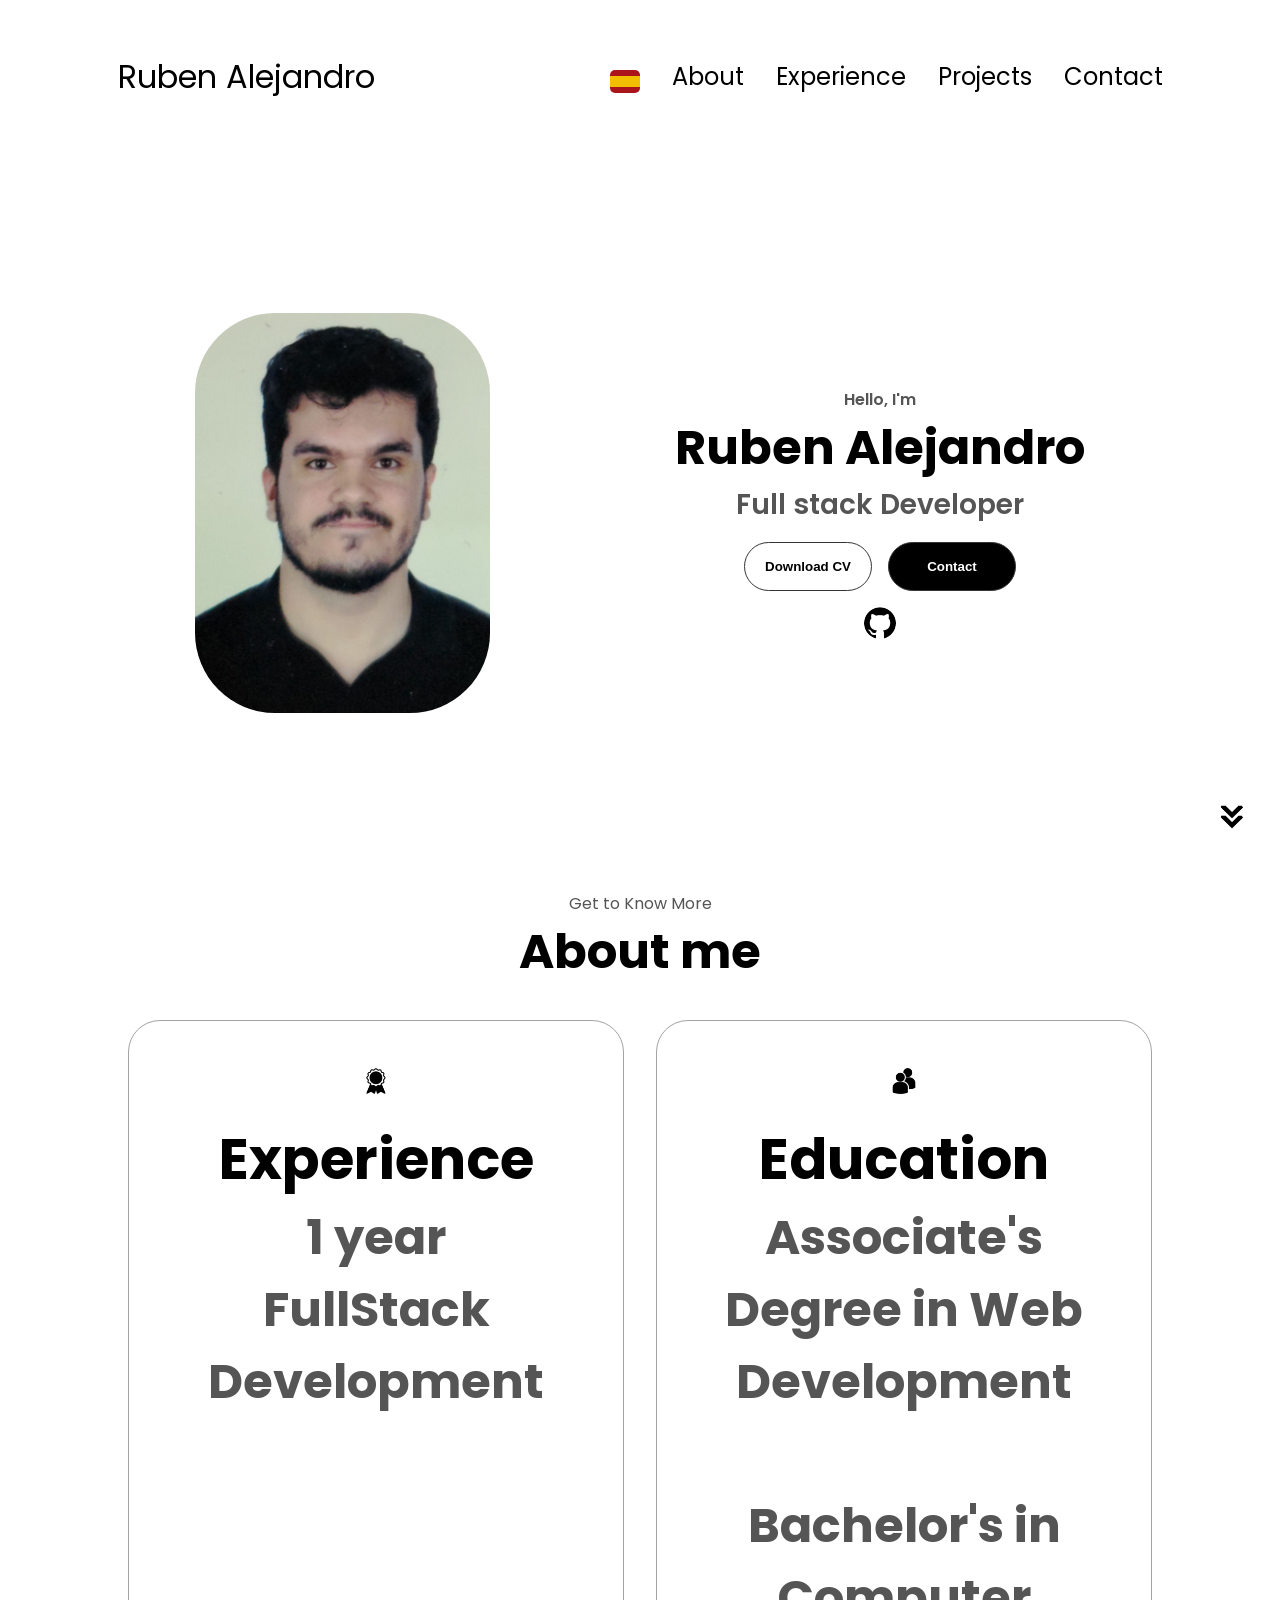
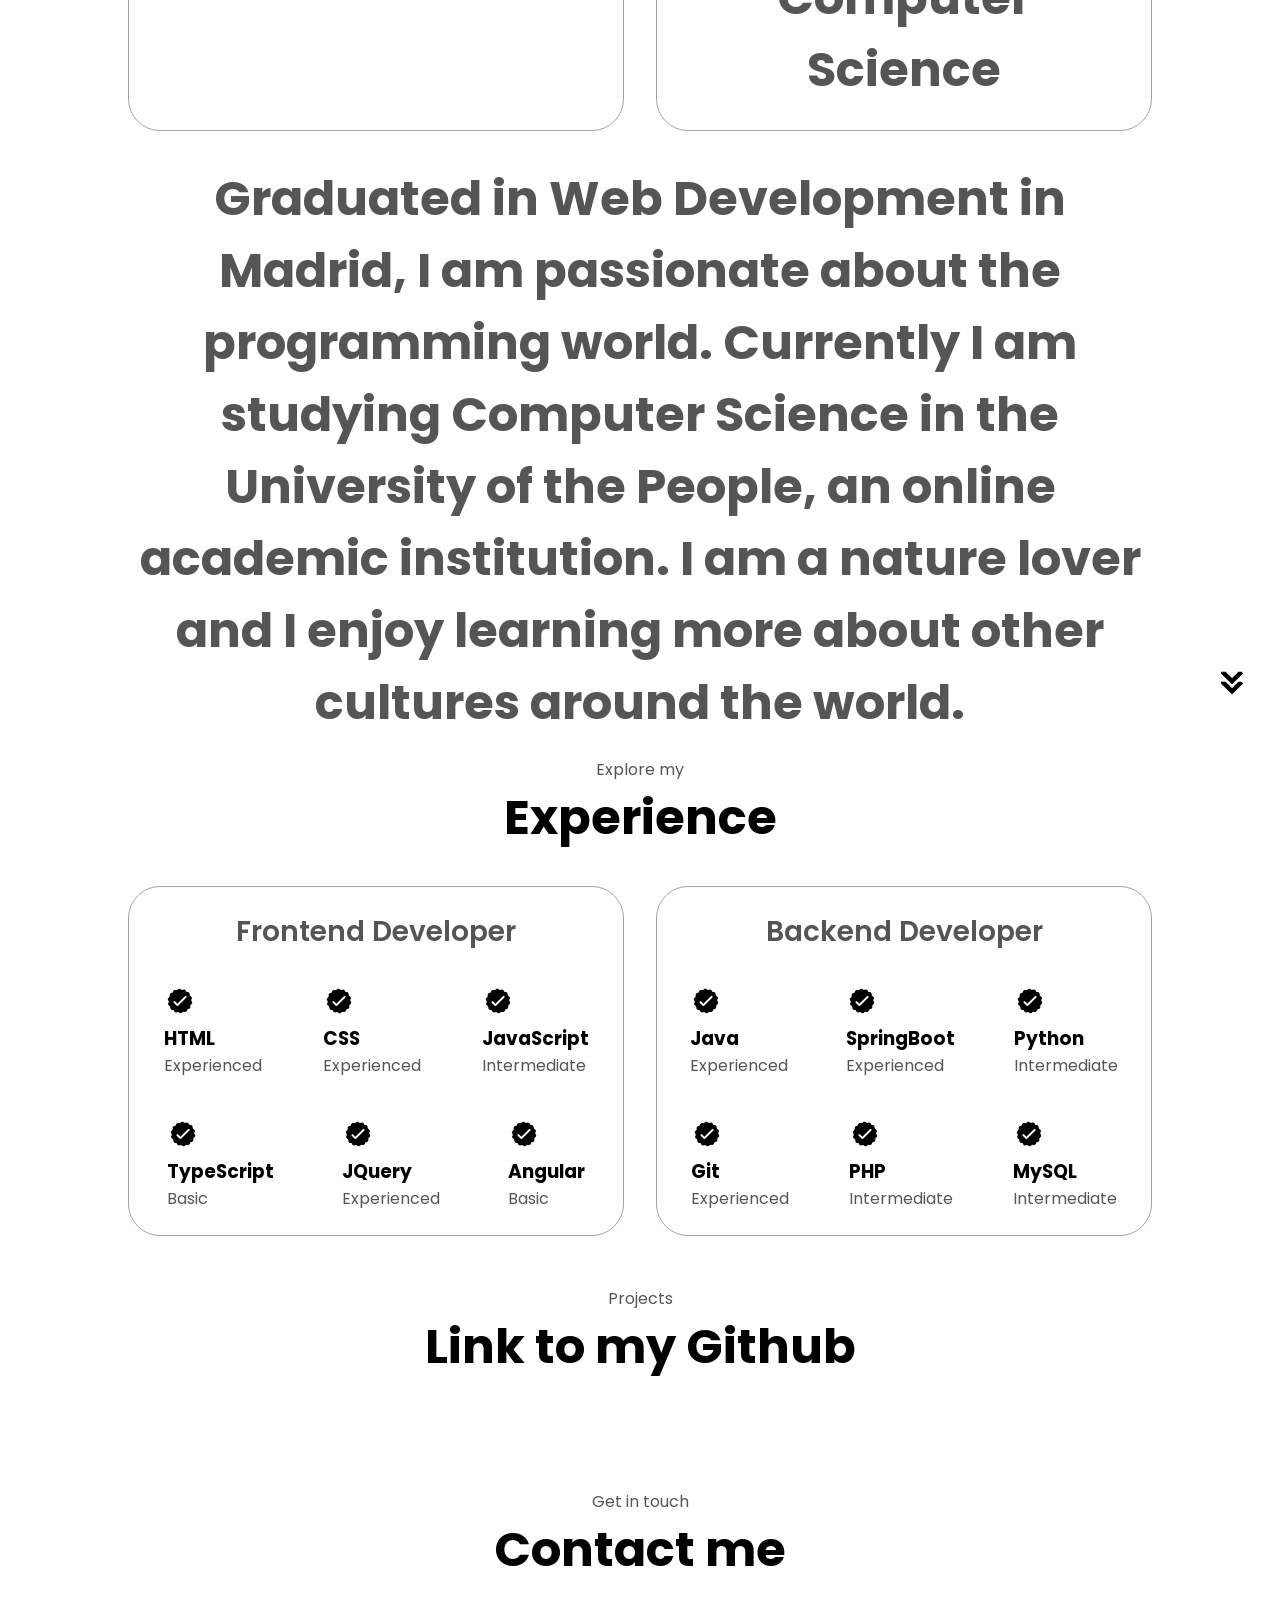
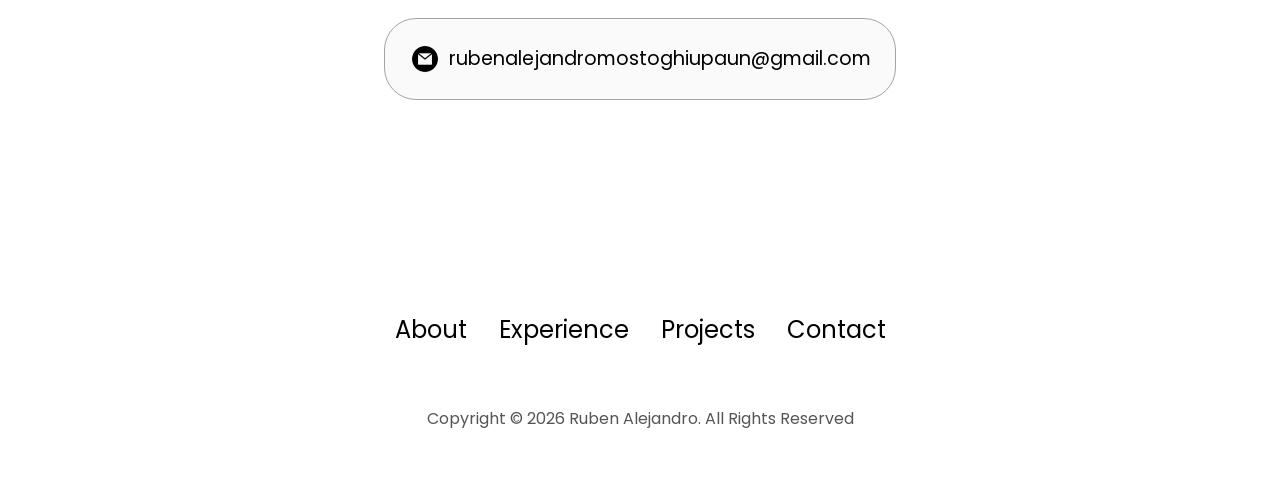
<file: index.html>
<!DOCTYPE html>
<html lang="en">
<head>
    <meta charset="UTF-8">
    <meta name="viewport" content="width=device-width, initial-scale=1.0">
    <title>Ruben Alejandro</title>
    <link rel ="stylesheet" href="style.css">
    <link rel="stylesheet" href="mediaqueries.css">
</head>
<body>
    <nav id ="desktop-nav">
        <div class="logo">Ruben Alejandro</div>
        <div>
            <ul class ="nav-links">
                <li><a href ="indexEs.html">
                    <div class="flag">
                    <span class="red stripe"></span>
                    <span class="yellow stripe"></span>
                    <span class="red stripe"></span>
                    </div>
                </a></li>
                <li><a href ="#about">About</a></li>
                <li><a href ="#experience">Experience</a></li>
                <li><a href ="#projects">Projects</a></li>
                <li><a href ="#contact">Contact</a></li>
            </ul>
        </div>
    </nav>
    <nav id ="hamburguer-nav">
        <div class="logo">Ruben Alejandro</div>
        <div class="hamburguer-menu">
            <div class="hamburguer-icon" onclick ="toggleMenu()">
                <span></span>
                <span></span>
                <span></span>
            </div>
            <div class ="menu-links">
                <li><a href ="#about" onclick ="toggleMenu()">About</a></li>
                <li><a href ="#experience" onclick ="toggleMenu()">Experience</a></li>
                <li><a href ="#projects" onclick ="toggleMenu()">Projects</a></li>
                <li><a href ="#contact" onclick ="toggleMenu()">Contact</a></li>
            </div>
        </div>
    </nav>
    <section id ="profile">
        <div class ="section__pic-container">
            <img src ="./static/myPic1.jpg" alt ="Ruben Alejandro">
        </div>
        <div class ="section__text">
            <p class ="section__text__p1">Hello, I'm</p>
            <h1 class ="title">Ruben Alejandro</h1>
            <p class ="section__text__p2">Full stack Developer</p>
            <div class ="btn-container">
                <button class ="btn btn-color-2" onclick ="window.open('./static/cv_en.pdf')">Download CV</button>
                 <button class ="btn btn-color-1" onclick ="location.href='./#contact'">Contact</button>
            </div>
            <div id ="socials-container">
                <img src ="static/github.png" alt ="My Github profile" class ="icon" onclick="location.href='https://github.com/rubstein'">
            </div>
        </div>
        <img src = "static/arrow.png" alt ="arrow icon" class ="icon arrow" onclick ="location.href = './#about'">
    </section>
    <section id ="about">
        <p class ="section__text__p1">Get to Know More</p>
        <h1 class="title">About me</p>
        <div class ="section-container">
            <div class ="about-details-container">
                <div class ="about-containers">
                    <div class ="details-container">
                        <img src ="static/experience.png" alt ="experience icon" class ="icon">
                        <h3>Experience</h3>
                        <p>1 year <br>FullStack Development</p>
                    </div>
                    <div class ="details-container">
                        <img src ="static/education.png" alt ="education icon" class ="icon">
                        <h3>Education</h3>
                        <p>Associate's Degree in Web Development<br><br>Bachelor's in Computer Science</p>
                    </div>
                </div>
                <div class ="text-container">
                    <p>Graduated in Web Development in Madrid, I am passionate about the programming world. Currently I am studying Computer Science in the University of the People, an online academic institution. I am a nature lover and I enjoy learning more about other cultures around the world.</p>
                </div>
            </div>
        </div>
        <img src = "static/arrow.png" alt ="arrow icon" class ="icon arrow" onclick ="location.href = './#experience'">
    </section>
    <section id ="experience">
        <p class ="section__text__p1">Explore my</p>
        <h1 class ="title">Experience</h1>
        <div class ="experience-details-container">
            <div class ="about-containers">
                <div class ="details-container">
                    <h2 class ="experience-sub-title">Frontend Developer</h2>
                    <div class ="article-container">
                        <article>
                            <img src ="static/checkmark.png" alt ="checkmark icon" class ="icon">
                            <div>
                                <h3>HTML</h3>
                                <p>Experienced</p>
                            </div>
                        </article>
                           <article>
                            <img src ="static/checkmark.png" alt ="checkmark icon" class ="icon">
                            <div>
                                <h3>CSS</h3>
                                <p>Experienced</p>
                            </div>
                        </article>
                           <article>
                            <img src ="static/checkmark.png" alt ="checkmark icon" class ="icon">
                            <div>
                                <h3>JavaScript</h3>
                                <p>Intermediate</p>
                            </div>
                        </article>
                           <article>
                            <img src ="static/checkmark.png" alt ="checkmark icon" class ="icon">
                            <div>
                                <h3>TypeScript</h3>
                                <p>Basic</p>
                            </div>
                        </article>
                        <article>
                            <img src ="static/checkmark.png" alt ="checkmark icon" class ="icon">
                            <div>
                                <h3>JQuery</h3>
                                <p>Experienced</p>
                            </div>
                        </article>
                           <article>
                            <img src ="static/checkmark.png" alt ="checkmark icon" class ="icon">
                            <div>
                                <h3>Angular</h3>
                                <p>Basic</p>
                            </div>
                        </article>
                    </div>
                </div>
                <div class ="details-container">
                    <h2 class ="experience-sub-title">Backend Developer</h2>
                    <div class ="article-container">
                        <article>
                            <img src ="static/checkmark.png" alt ="checkmark icon" class ="icon">
                            <div>
                                <h3>Java</h3>
                                <p>Experienced</p>
                            </div>
                        </article>
                        <article>
                            <img src ="static/checkmark.png" alt ="checkmark icon" class ="icon">
                            <div>
                                <h3>SpringBoot</h3>
                                <p>Experienced</p>
                            </div>
                        </article>
                           <article>
                            <img src ="static/checkmark.png" alt ="checkmark icon" class ="icon">
                            <div>
                                <h3>Python</h3>
                                <p>Intermediate</p>
                            </div>
                        </article>
                           <article>
                            <img src ="static/checkmark.png" alt ="checkmark icon" class ="icon">
                            <div>
                                <h3>Git</h3>
                                <p>Experienced</p>
                            </div>
                        </article>
                           <article>
                            <img src ="static/checkmark.png" alt ="checkmark icon" class ="icon">
                            <div>
                                <h3>PHP</h3>
                                <p>Intermediate</p>
                            </div>
                        </article>
                           <article>
                            <img src ="static/checkmark.png" alt ="checkmark icon" class ="icon">
                            <div>
                                <h3>MySQL</h3>
                                <p>Intermediate</p>
                            </div>
                        </article>
                    </div>
                </div>
            </div>
        </div>
    </section>
    <section id ="projects">
        <p class ="section__text__p1">Projects</p>
        <h1 class="title"><a href ="https://github.com/rubstein">Link to my Github</a></h1>
    </section>
    <section id ="contact">
        <p class ="section__text__p1">Get in touch</p>
        <h1 class="title">Contact me</h1>
        <div class ="contact-info-upper-container">
            <div class ="contact-info-container">
                <img src ="static/email.png" alt ="email icon" class ="icon contact-icon email-icon">
                <p><a href ="mailto:rubenalejandromostoghiupaun@gmail.com">rubenalejandromostoghiupaun@gmail.com</a></p>
            </div>
        </div>
    </section>
    <footer>
        <nav>
            <div class ="nav-links-container">
                <ul class ="nav-links">
                    <li><a href ="#about">About</a></li>
                    <li><a href ="#experience">Experience</a></li>
                    <li><a href ="#projects">Projects</a></li>
                    <li><a href ="#contact">Contact</a></li>
            </ul>
            </div>
        </nav>
        <p>Copyright &#169; 2026 Ruben Alejandro. All Rights Reserved</p>
    </footer>
    <script src ="script.js"></script>
</body>
</html>
</file>
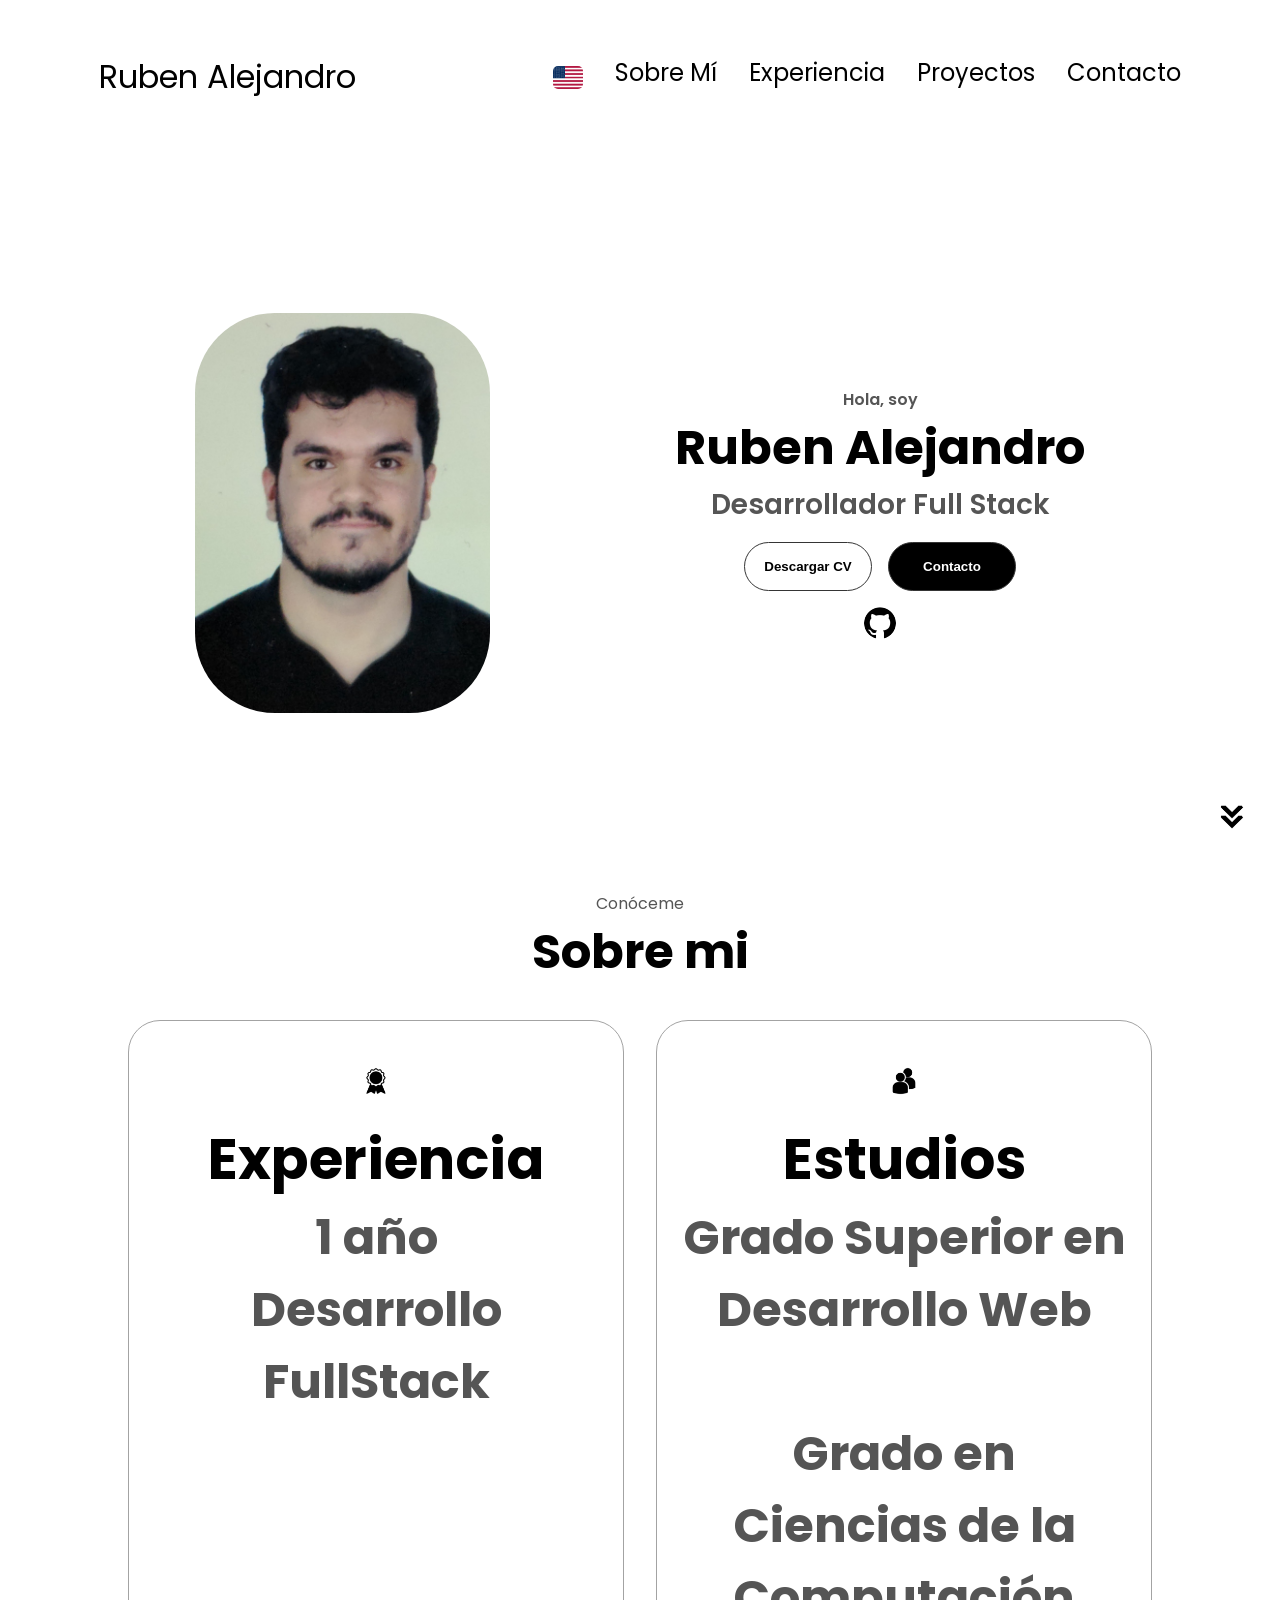
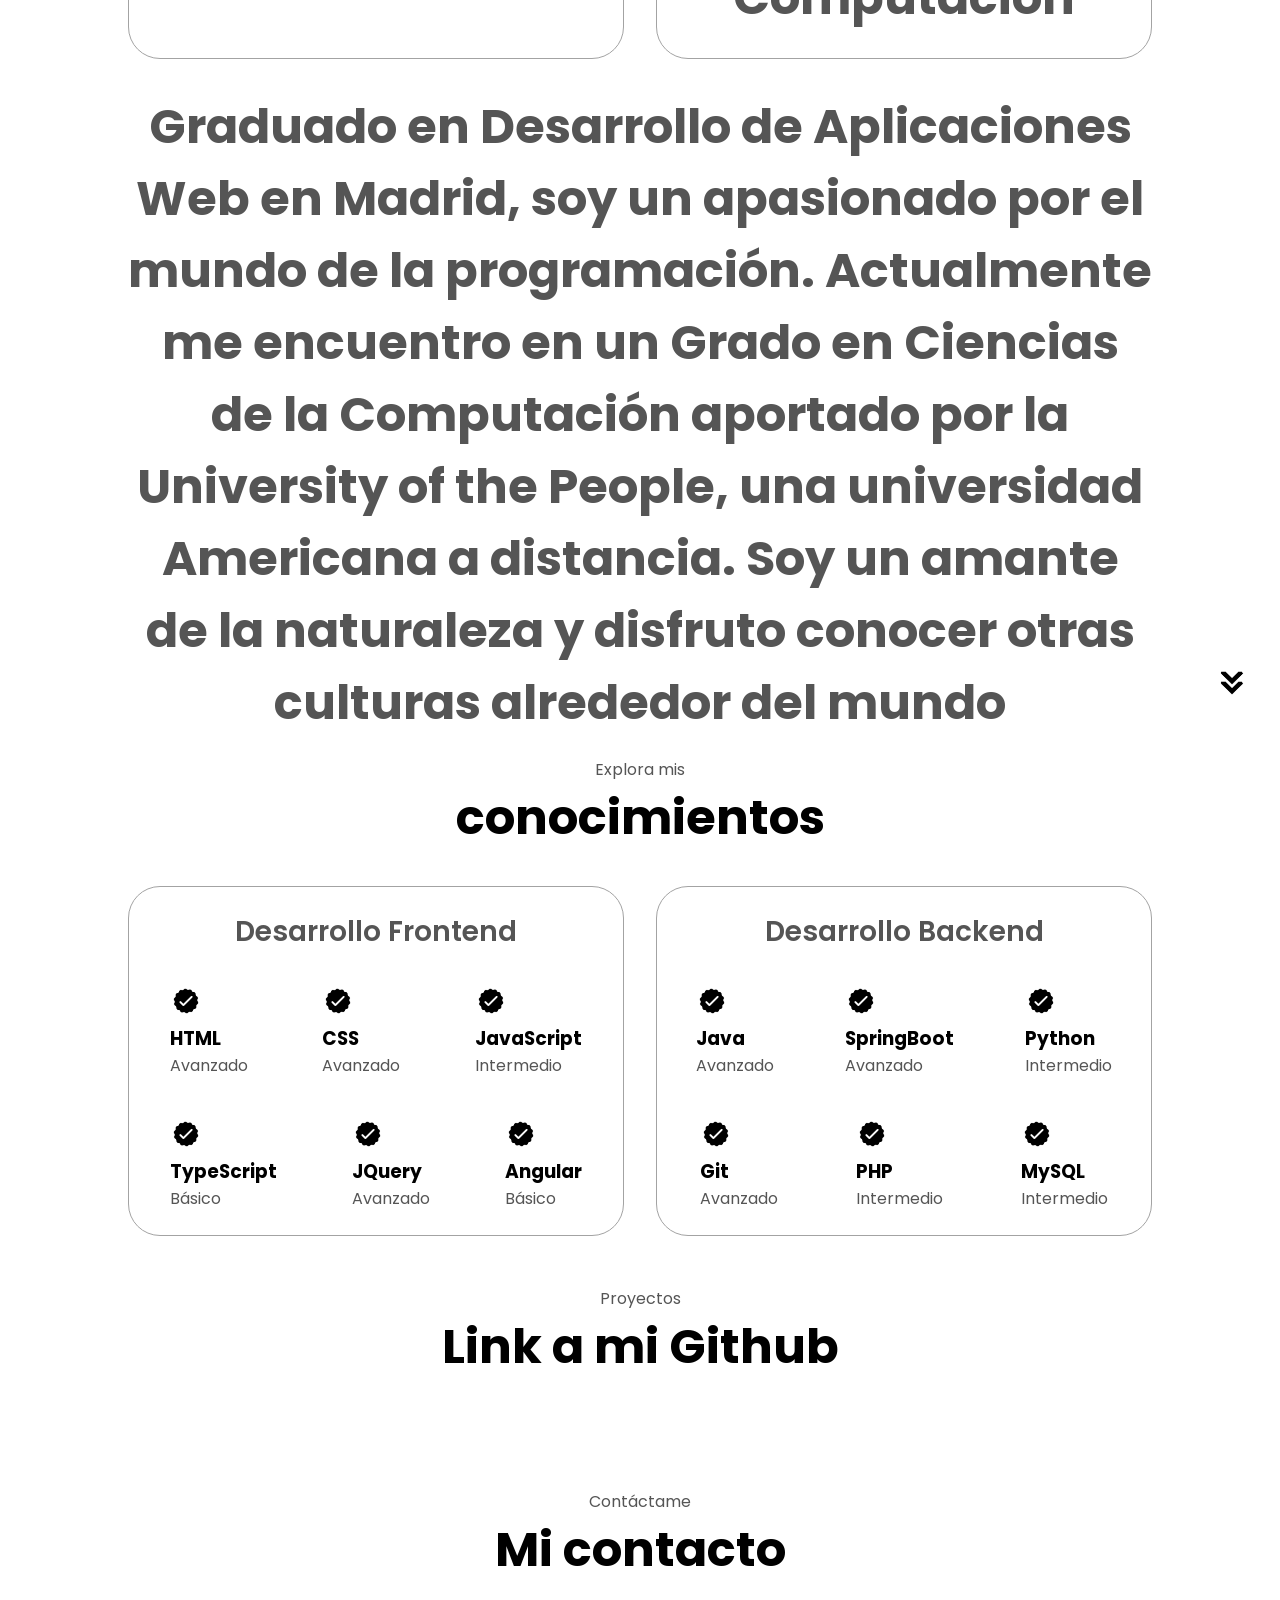
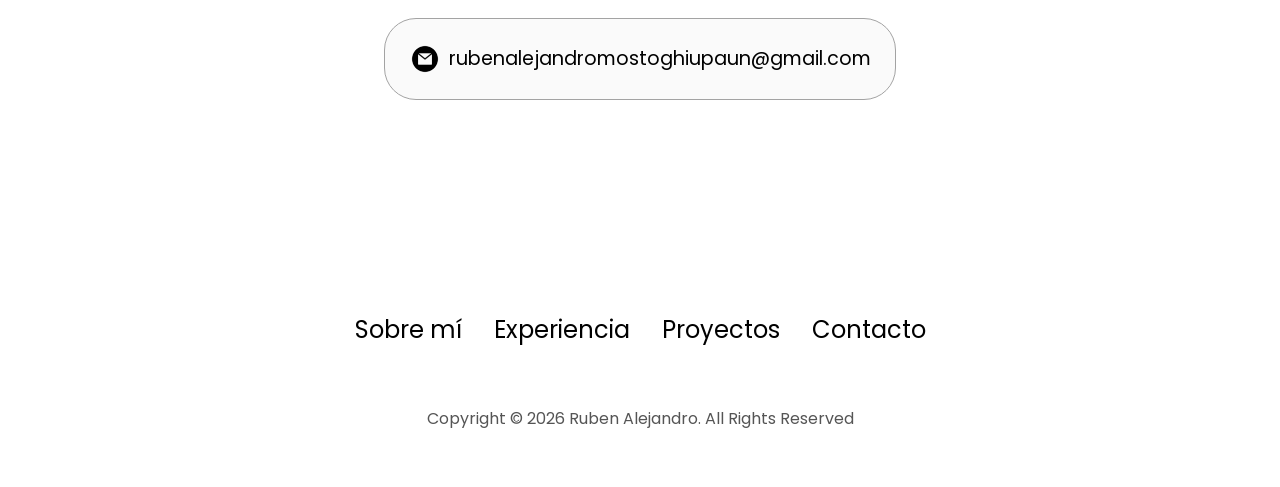
<file: indexEs.html>
<!DOCTYPE html>
<html lang="en">
<head>
    <meta charset="UTF-8">
    <meta name="viewport" content="width=device-width, initial-scale=1.0">
    <title>Ruben Alejandro</title>
    <link rel ="stylesheet" href="style.css">
    <link rel="stylesheet" href="mediaqueries.css">
</head>
<body>
    <nav id ="desktop-nav">
        <div class="logo">Ruben Alejandro</div>
        <div>
            <ul class ="nav-links">
                <li><a href ="index.html"><img src ="./static/images.png" class ="flag"></b></a></li>
                <li><a href ="#about">Sobre Mí</a></li>
                <li><a href ="#experience">Experiencia</a></li>
                <li><a href ="#projects">Proyectos</a></li>
                <li><a href ="#contact">Contacto</a></li>
            </ul>
        </div>
    </nav>
    <nav id ="hamburguer-nav">
        <div class="logo">Ruben Alejandro</div>
        <div class="hamburguer-menu">
            <div class="hamburguer-icon" onclick ="toggleMenu()">
                <span></span>
                <span></span>
                <span></span>
            </div>
            <div class ="menu-links">
                <li><a href ="#about" onclick ="toggleMenu()">Sobre Mi</a></li>
                <li><a href ="#experience" onclick ="toggleMenu()">Experiencia</a></li>
                <li><a href ="#projects" onclick ="toggleMenu()">Proyectos</a></li>
                <li><a href ="#contact" onclick ="toggleMenu()">Contacto</a></li>
            </div>
        </div>
    </nav>
    <section id ="profile">
        <div class ="section__pic-container">
            <img src ="./static/myPic1.jpg" alt ="Ruben Alejandro">
        </div>
        <div class ="section__text">
            <p class ="section__text__p1">Hola, soy</p>
            <h1 class ="title">Ruben Alejandro</h1>
            <p class ="section__text__p2">Desarrollador Full Stack</p>
            <div class ="btn-container">
                <button class ="btn btn-color-2" onclick ="window.open('./static/cv_es.pdf')">Descargar CV</button>
                 <button class ="btn btn-color-1" onclick ="location.href='./#contact'">Contacto</button>
            </div>
            <div id ="socials-container">
                <img src ="static/github.png" alt ="My Github profile" class ="icon" onclick="location.href='https://github.com/rubstein'">
            </div>
        </div>
        <img src = "static/arrow.png" alt ="arrow icon" class ="icon arrow" onclick ="location.href = './#about'">
    </section>
    <section id ="about">
        <p class ="section__text__p1">Conóceme</p>
        <h1 class="title">Sobre mi</p>
        <div class ="section-container">
            </div>
            <div class ="about-details-container">
                <div class ="about-containers">
                    <div class ="details-container">
                        <img src ="static/experience.png" alt ="experience icon" class ="icon">
                        <h3>Experiencia</h3>
                        <p>1 año<br> Desarrollo FullStack</p>
                    </div>
                    <div class ="details-container">
                        <img src ="static/education.png" alt ="education icon" class ="icon">
                        <h3>Estudios</h3>
                        <p>Grado Superior en Desarrollo Web</p><br>
                        <p>Grado en Ciencias de la Computación</p>

                    </div>
                </div>
                <div class ="text-container">
                    <p>Graduado en Desarrollo de Aplicaciones Web en Madrid, soy un apasionado por el mundo de la programación. Actualmente me encuentro en un Grado en Ciencias de la Computación aportado por la University of the People, una universidad Americana a distancia. Soy un amante de la naturaleza y disfruto conocer otras culturas alrededor del mundo</p>
                </div>
            </div>
        </div>
        <img src = "static/arrow.png" alt ="arrow icon" class ="icon arrow" onclick ="location.href = './#experience'">
    </section>
    <section id ="experience">
        <p class ="section__text__p1">Explora mis</p>
        <h1 class ="title">conocimientos</h1>
        <div class ="experience-details-container">
            <div class ="about-containers">
                <div class ="details-container">
                    <h2 class ="experience-sub-title">Desarrollo Frontend</h2>
                    <div class ="article-container">
                        <article>
                            <img src ="static/checkmark.png" alt ="checkmark icon" class ="icon">
                            <div>
                                <h3>HTML</h3>
                                <p>Avanzado</p>
                            </div>
                        </article>
                        <article>
                            <img src ="static/checkmark.png" alt ="checkmark icon" class ="icon">
                            <div>
                                <h3>CSS</h3>
                                <p>Avanzado</p>
                            </div>
                        </article>
                        <article>
                            <img src ="static/checkmark.png" alt ="checkmark icon" class ="icon">
                            <div>
                                <h3>JavaScript</h3>
                                <p>Intermedio</p>
                            </div>
                        </article>
                        <article>
                            <img src ="static/checkmark.png" alt ="checkmark icon" class ="icon">
                            <div>
                                <h3>TypeScript</h3>
                                <p>Básico</p>
                            </div>
                        </article>
                        <article>
                            <img src ="static/checkmark.png" alt ="checkmark icon" class ="icon">
                            <div>
                                <h3>JQuery</h3>
                                <p>Avanzado</p>
                            </div>
                        </article>
                        <article>
                            <img src ="static/checkmark.png" alt ="checkmark icon" class ="icon">
                            <div>
                                <h3>Angular</h3>
                                <p>Básico</p>
                            </div>
                        </article>
                    </div>
                </div>
                <div class ="details-container">
                    <h2 class ="experience-sub-title">Desarrollo Backend</h2>
                    <div class ="article-container">
                        <article>
                            <img src ="static/checkmark.png" alt ="checkmark icon" class ="icon">
                            <div>
                                <h3>Java</h3>
                                <p>Avanzado</p>
                            </div>
                        </article>
                        <article>
                            <img src ="static/checkmark.png" alt ="checkmark icon" class ="icon">
                            <div>
                                <h3>SpringBoot</h3>
                                <p>Avanzado</p>
                            </div>
                        </article>
                        <article>
                            <img src ="static/checkmark.png" alt ="checkmark icon" class ="icon">
                            <div>
                                <h3>Python</h3>
                                <p>Intermedio</p>
                            </div>
                        </article>
                        <article>
                            <img src ="static/checkmark.png" alt ="checkmark icon" class ="icon">
                            <div>
                                <h3>Git</h3>
                                <p>Avanzado</p>
                            </div>
                        </article>
                        <article>
                            <img src ="static/checkmark.png" alt ="checkmark icon" class ="icon">
                            <div>
                                <h3>PHP</h3>
                                <p>Intermedio</p>
                            </div>
                        </article>
                        <article>
                            <img src ="static/checkmark.png" alt ="checkmark icon" class ="icon">
                            <div>
                                <h3>MySQL</h3>
                                <p>Intermedio</p>
                            </div>
                        </article>
                    </div>
                </div>
            </div>
        </div>
    </section>
    <section id ="projects">
        <p class ="section__text__p1">Proyectos</p>
        <h1 class="title"><a href ="https://github.com/rubstein">Link a mi Github</a></h1>
    </section>
    <section id ="contact">
        <p class ="section__text__p1">Contáctame</p>
        <h1 class="title">Mi contacto</h1>
        <div class ="contact-info-upper-container">
            <div class ="contact-info-container">
                <img src ="static/email.png" alt ="email icon" class ="icon contact-icon email-icon">
                <p><a href ="mailto:rubenalejandromostoghiupaun@gmail.com">rubenalejandromostoghiupaun@gmail.com</a></p>
            </div>
        </div>
    </section>
    <footer>
        <nav>
            <div class ="nav-links-container">
                <ul class ="nav-links">
                    <li><a href ="#about">Sobre mí</a></li>
                    <li><a href ="#experience">Experiencia</a></li>
                    <li><a href ="#projects">Proyectos</a></li>
                    <li><a href ="#contact">Contacto</a></li>
            </ul>
            </div>
        </nav>
        <p>Copyright &#169; 2026 Ruben Alejandro. All Rights Reserved</p>
    </footer>
    <script src ="script.js"></script>
</body>
</html>
</file>
<file: style.css>
/*FONT IMPORT*/

@import url('https://fonts.googleapis.com/css2?family=Poppins:wght@300;400;500;600&display=swap');

/*GENERAL*/
*{
    margin: 0;
    padding: 0;
}

body {
    font-family: 'Poppins', sans-serif;
}

html{
    scroll-behavior: smooth;
}

p{
    color: rgb(85, 85, 85);
}

/*TRANSITION*/
a, 
.btn {
    transition: all 300ms ease;
}

/*DESKTOP NAV*/
nav,
.nav-links {
    display: flex;
}

nav {
    justify-content: space-around;
    align-items: center;
    height: 17vh;
}

.nav-links {
    gap: 2rem;
    list-style: none;
    font-size: 1.5rem;
}

a {
    color: black;
    text-decoration: none;
    text-decoration-color: white;
}

a:hover{
    color: grey;
    text-decoration: underline;
    text-underline-offset: 1rem;
    text-decoration-color: rgb(181, 181, 181);
}

.logo {
    font-size: 2rem;
}

.logo:hover{
    cursor: default;
}

.flag {
  margin-top: 11px;
  height: 23px;
  width: 30px;
  overflow: hidden;
  border-radius: 5px;
}
.stripe {
  display: block;
  width: 100%;
}
.red {
  background-color: #AA151B;
  height: 25%;
}
.yellow {
  background-color: #F1BF00;
  height: 50%;
}


/*HAMBURGUER MENU*/
#hamburguer-nav {
    display: none;
    z-index: 1000;
}

.hamburguer-menu {
    position: relative;
    display: inline-block;
}

.hamburguer-icon {
    display: flex;
    flex-direction: column;
    justify-content: space-between;
    height: 24px;
    width: 30px;
    cursor: pointer;
}

.hamburguer-icon span {
    width: 100%;
    height: 2px;
    background-color: black;
    transition: all 0.3 ease-in-out;
}

.menu-links {
    position: absolute;
    top: 100%;
    right: 0%;
    background-color: white;
    width: fit-content;
    max-height: 0;
    overflow: hidden;
    transition: all 0.3 ease-in-out;
    z-index: 1001;
}

.menu-links a {
    display: block;
    padding: 10px;
    text-align: center;
    font-size: 1.5rem;
    color: black;
    text-decoration: none;
    transition: all 0.3 ease-in-out;
}

.menu-links li {
    list-style: none;
}

.menu-links.open {
    max-height: 300px;
}

.hamburguer-icon.open span:first-child {
    transform: rotate(45deg) translate(10px, 5px);
}

.hamburguer-icon.open span:nth-child(2) {
    opacity: 0;
}

.hamburguer-icon.open span:last-child {
    transform: rotate(-45deg) translate(10px, -5px);
}

.hamburguer-icon span:first-child {
    transform: none;
}

.hamburguer-icon span:first-child {
    opacity: 1;
}

.hamburguer-icon span:first-child {
    transform: none;
}

/*SECTIONS*/
section {
    padding-top: 4vh;
    height: auto;
    padding: 0 10%;
    margin-bottom: 2vh;
    box-sizing: border-box;
    min-height: fit-content;
}

.section-container {
    display: flex;
}

/*PROFILE SECTION*/

#profile{
    display: flex;
    justify-content: center;
    gap: 5rem;
    height: 80vh;
    position: relative;
}

.section__pic-container {
    display: flex;
    height: 400px;
    width: 400px;
    margin: auto 0;
}

.section__text {
    align-self: center;
    text-align: center;
}

.section__text p {
    font-weight: 600;
}

.section__text__p1 {
    text-align: center;
}

.section__text__p2 {
    font-size: 1.75rem;
    margin-bottom: 1rem;
}

.title{
    font-size: 3rem;
    text-align: center;
}

#socials-container{
    display: flex;
    justify-content: center;
    margin-top: 1rem;
    gap: 1rem;
}

img {
    border-radius: 5rem;
}


/*ICON*/
.icon {
    cursor: pointer;
    height: 2rem;
}

/*BUTTONS*/
.btn-container{
    display: flex;
    justify-content: center;
    gap: 1rem;
}

.btn {
    font-weight: 600;
    transition: all 300ms ease;
    padding: 1rem;
    width: 8rem;
    border-radius: 2rem;
}

.btn-color-1, .btn-color-2 {
    border: rgb(53, 53, 53) 0.1rem solid;
}

.btn-color-2 {
    background: none;
}

.btn-color-1 {
    background-color: black;
    color: white;
}

.btn-color-1:hover, 
.btn-color-2:hover {
    cursor: pointer;
    transform: scale(1.1);
}

/*ABOUT SECTION*/
#about {
    position: relative;
}

.about-containers {
    gap: 2rem;
    margin-bottom: 2rem;
    margin-top: 2rem;
}

.about-details-container {
    justify-content: center;
    flex-direction: column;
}

.about-containers, 
.about-details-container{
    display: flex;
}

.about-pic{
    border-radius: 2rem;
}

.arrow {
    position: absolute;
    right: 2rem;
    bottom: 2.5rem;
}

.details-container{
    padding: 1.5rem;
    flex: 1;
    background: white;
    border-radius: 2rem;
    border: rgb(53, 53, 53) 0.1rem solid;
    border-color: rgb(163, 163, 163);
    text-align: center;
}

.section-container{
    gap: 4rem;
    height: 80%;
}

.section__pic-container{
    height: 400px;
    width: 400px;
    margin: auto 0;
}

/*EXPERIENCE SECTION*/
#experience {
    position: relative;
}

.experience-sub-title{
    color: rgb(85,85,85);
    font-weight: 600;
    font-size: 1.75rem;
    margin-bottom: 2rem;
}

.experience-details-container{
    display: flex;
    justify-content: center;
    flex-direction: column;
}

.article-container {
    display: flex;
    text-align: initial;
    flex-wrap: wrap;
    flex-direction: row;
    gap: 2.5rem;
    justify-content: space-around;
}

.article{
    display: flex;
    width: 10rem;
    justify-content: space-around;
    gap: 0.5rem;
}

article .icon {
    cursor: default;
}

/*PROJECTS SECTION*/
#projects{
    margin-bottom: 0.5px;
}

/*CONTACT*/
#contact{
    display: flex;
    justify-content: center;
    flex-direction: column;
    height: 50vh;
    margin-top: 0.25vh;
}

.contact-info-upper-container{
    display: flex;
    justify-content: center;
    border-radius: 2rem;
    border: rgb(53,53,53) 0.1rem solid;
    border-color: rgb(163,163,163);
    background: rgb(250, 250, 250);
    margin: 2rem auto;
    padding: 0.5rem;
}

.contact-info-container{
    display: flex;
    align-items: center;
    justify-content: center;
    gap: 0.5rem;
    margin: 1rem;
}

.contact-info-container p{
    font-size: larger;
    word-break: break-word;
}

.contact-icon {
    cursor: default;
}

.email-icon{
    height: 2rem;
}

/*FOOTER SECTION*/
footer{
    height: 26vh;
    margin: 0 1rem;
}

footer p {
    text-align: center;
}
</file>
<file: mediaqueries.css>
@media screen and (max-width: 1200px) {
    #desktop-nav {
        display: none;
    }

    #hamburguer-nav {
        display: flex;
    }
}

/* TABLET */
@media screen and (max-width: 900px) {

    section {
        margin: 0 4rem;
    }

    #profile {
        flex-direction: column;
        height: auto;
        gap: 2rem;
        text-align: center;
    }

    .section-container {
        flex-direction: column;
        gap: 2rem;
    }

    .about-containers {
        flex-direction: column;
    }

    .section__pic-container {
        width: 300px;
        height: 300px;
        margin: 0 auto;
    }

    .arrow {
        right: 2rem;
    }
}


@media screen and (max-width: 600px) {

    section {
        margin: 0 1.5rem;
    }

    .title {
        font-size: 2rem;
    }

    #profile {
        flex-direction: column;
        align-items: center;
        gap: 2rem;
        height: auto;
    }

    .section__pic-container {
        width: 220px;
        height: 220px;   
        margin: 0 auto !important;
        display: flex;
        justify-content: center;     
    }

    .btn-container {
        flex-direction: column;
        gap: 1rem;
        align-items: center;
    }

    .article-container {
        gap: 1.5rem;
        justify-content: center;
    }

    .arrow {
        position: static;
        display: block;
        margin: 2rem auto 0 auto;
    }

    #contact {
        align-items: center; 
    }

    .contact-info-upper-container {
        width: 100%;
        max-width: 400px;     
        margin: 2rem auto;
    }

    .contact-info-container {
        flex-direction: column;
        text-align: center;
    }

    footer {
        height: auto;
    }
}
</file>
